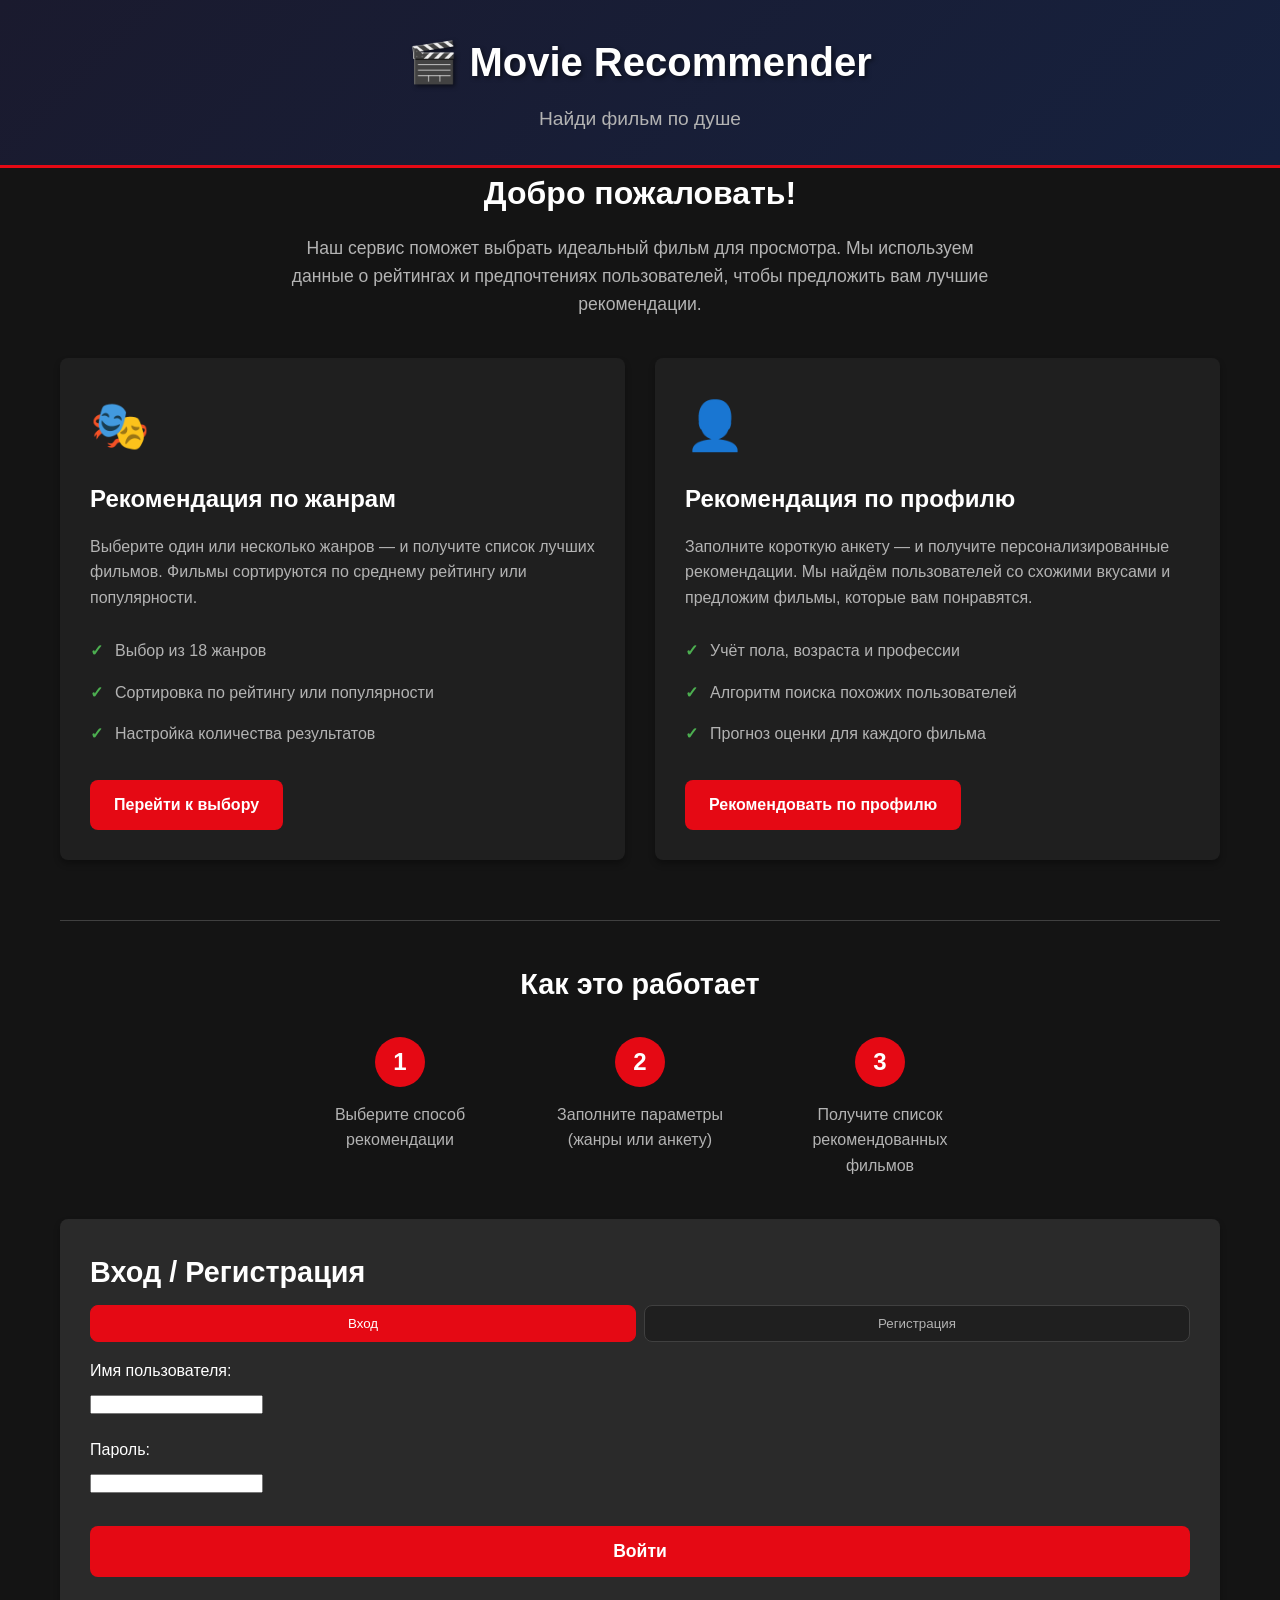
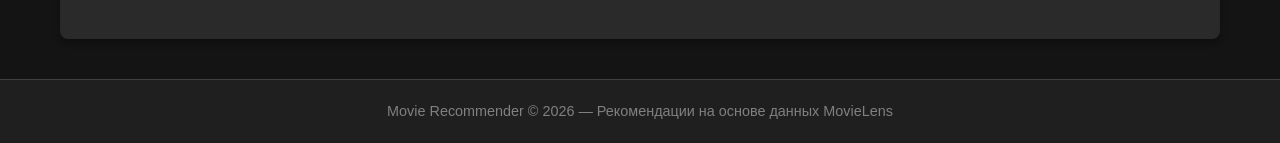
<file: front/index.html>
<!DOCTYPE html>
<html lang="ru">
<head>
    <meta charset="UTF-8">
    <meta name="viewport" content="width=device-width, initial-scale=1.0">
    <title>Movie Recommender</title>
    <link rel="stylesheet" href="style.css">
</head>
<body>
    <header>
        <div class="container">
            <h1>🎬 Movie Recommender</h1>
            <p class="subtitle">Найди фильм по душе</p>
        </div>
    </header>

    <main class="container">
        <section class="intro">
            <h2>Добро пожаловать!</h2>
            <p>Наш сервис поможет выбрать идеальный фильм для просмотра. 
               Мы используем данные о рейтингах и предпочтениях пользователей, 
               чтобы предложить вам лучшие рекомендации.</p>
        </section>

        <section class="features">
            <div class="feature-card">
                <div class="feature-icon">🎭</div>
                <h3>Рекомендация по жанрам</h3>
                <p>Выберите один или несколько жанров — и получите список лучших фильмов. 
                   Фильмы сортируются по среднему рейтингу или популярности.</p>
                <ul class="feature-list">
                    <li>Выбор из 18 жанров</li>
                    <li>Сортировка по рейтингу или популярности</li>
                    <li>Настройка количества результатов</li>
                </ul>
                <a href="genre.html" class="btn btn-primary">Перейти к выбору</a>
            </div>

            <div class="feature-card">
                <div class="feature-icon">👤</div>
                <h3>Рекомендация по профилю</h3>
                <p>Заполните короткую анкету — и получите персонализированные рекомендации. 
                   Мы найдём пользователей со схожими вкусами и предложим фильмы, которые вам понравятся.</p>
                <ul class="feature-list">
                    <li>Учёт пола, возраста и профессии</li>
                    <li>Алгоритм поиска похожих пользователей</li>
                    <li>Прогноз оценки для каждого фильма</li>
                </ul>
                <a href="#" id="profile-rec-btn" class="btn btn-primary">Рекомендовать по профилю</a>
            </div>
        </section>

        <section class="how-it-works">
            <h2>Как это работает</h2>
            <div class="steps">
                <div class="step">
                    <div class="step-number">1</div>
                    <p>Выберите способ рекомендации</p>
                </div>
                <div class="step">
                    <div class="step-number">2</div>
                    <p>Заполните параметры (жанры или анкету)</p>
                </div>
                <div class="step">
                    <div class="step-number">3</div>
                    <p>Получите список рекомендованных фильмов</p>
                </div>
            </div>
        </section>

        <!-- Форма аутентификации -->
        <section class="form-section" id="auth-section">
            <h2>Вход / Регистрация</h2>
            <!-- Вкладки переключения -->
            <div class="auth-tabs" style="display: flex; gap: 8px; margin-bottom: 16px;">
                <button type="button" id="tab-login" class="tab-btn active" onclick="setAuthMode('login')">Вход</button>
                <button type="button" id="tab-register" class="tab-btn" onclick="setAuthMode('register')">Регистрация</button>
            </div>
            
            <!-- Форма -->
            <form id="auth-form">
                <div class="form-group">
                    <label for="username">Имя пользователя:</label>
                    <input type="text" id="username" name="username" required>
                </div>
                <div class="form-group">
                    <label for="password">Пароль:</label>
                    <input type="password" id="password" name="password" required>
                </div>
                <button type="submit" id="auth-submit-btn" class="btn btn-primary btn-large">Войти</button>
            </form>
            
            <!-- Дополнительные поля анкеты для регистрации -->
            <div id="registration-profile-fields" style="display: none; margin-top: 16px; padding: 12px; background: #f8f9fa; border-radius: 8px;">
                <h3 style="margin: 0 0 12px 0; font-size: 14px; color: #666;">Анкета (для персонализированных рекомендаций)</h3>
                <div class="form-group">
                    <label for="reg-gender">Пол:</label>
                    <select id="reg-gender" name="gender">
                        <option value="">Не указано</option>
                        <option value="male">Мужчина</option>
                        <option value="female">Женщина</option>
                    </select>
                </div>
                <div class="form-group">
                    <label for="reg-age">Возраст:</label>
                    <input type="number" id="reg-age" name="age" min="10" max="100" placeholder="Например: 25">
                </div>
                <div class="form-group">
                    <label for="reg-profession">Профессия:</label>
                    <select id="reg-profession" name="profession">
                        <option value="">Выберите профессию</option>
                        <option value="academic/teacher">Академик / Преподаватель</option>
                        <option value="artist">Художник / Артист</option>
                        <option value="clerk/admin">Клерк / Администратор</option>
                        <option value="student">Студент</option>
                        <option value="customer_service">Обслуживание клиентов</option>
                        <option value="medical">Врач / Медработник</option>
                        <option value="executive/manager">Руководитель / Менеджер</option>
                        <option value="farmer">Фермер</option>
                        <option value="homemaker">Домохозяин/ка</option>
                        <option value="journalist">Журналист</option>
                        <option value="lawyer">Юрист</option>
                        <option value="programmer">Программист</option>
                        <option value="retired">Пенсионер</option>
                        <option value="sales/marketing">Маркетолог / Продавец</option>
                        <option value="scientist">Учёный</option>
                        <option value="self-employed">Самозанятый</option>
                        <option value="technician/engineer">Техник / Инженер</option>
                        <option value="worker/craftsman">Рабочий / Ремесленник</option>
                        <option value="unemployed">Безработный</option>
                        <option value="writer">Писатель</option>
                        <option value="other">Другое</option>
                    </select>
                </div>
            </div>
            
            <div id="auth-message" style="margin-top: 12px; color: #dc3545;"></div>
        </section>

        <!-- Информация о зарегистрированном пользователе -->
        <section class="form-section" id="user-info-section" style="display: none;">
            <h2>Вы вошли как: <span id="current-username"></span></h2>
            <p><a href="my_profile.html" class="btn btn-primary">Мои оценки</a></p>
            <p><button onclick="logout()" class="btn btn-primary">Выйти из аккаунта</button></p>
        </section>
    </main>

    <footer>
        <div class="container">
            <p>Movie Recommender © 2026 — Рекомендации на основе данных MovieLens</p>
        </div>
    </footer>

    <script src="script.js"></script>
<script>
        document.addEventListener('DOMContentLoaded', function() {
            // Проверяем, есть ли сохраненный user_id
            const storedUserId = getStoredUserId();
            if (storedUserId) {
                // Показываем информацию о пользователе и скрываем регистрацию
                document.getElementById('auth-section').style.display = 'none';
                document.getElementById('user-info-section').style.display = 'block';
                document.getElementById('current-username').textContent = localStorage.getItem('movie_app_username') || 'Пользователь';
            } else {
                // Скрываем информацию о пользователе и показываем регистрацию
                document.getElementById('auth-section').style.display = 'block';
                document.getElementById('user-info-section').style.display = 'none';
            }

            // Обработчик аутентификации
            document.getElementById('auth-form').addEventListener('submit', function(e) {
                e.preventDefault();
                const username = document.getElementById('username').value;
                const password = document.getElementById('password').value;
                
                console.log('Form submitted:', username);
                
                // Определяем режим (вход или регистрация) по тексту кнопки
                const isRegisterMode = document.getElementById('auth-submit-btn').textContent === 'Зарегистрироваться';
                console.log('Mode:', isRegisterMode ? 'register' : 'login');
                
                if (isRegisterMode) {
                    registerUser(username, password);
                } else {
                    loginUser(username, password);
                }
            });
            
            // Инициализация режима входа по умолчанию
            setAuthMode('login');
        });
</script>
</body>
</html>
</file>
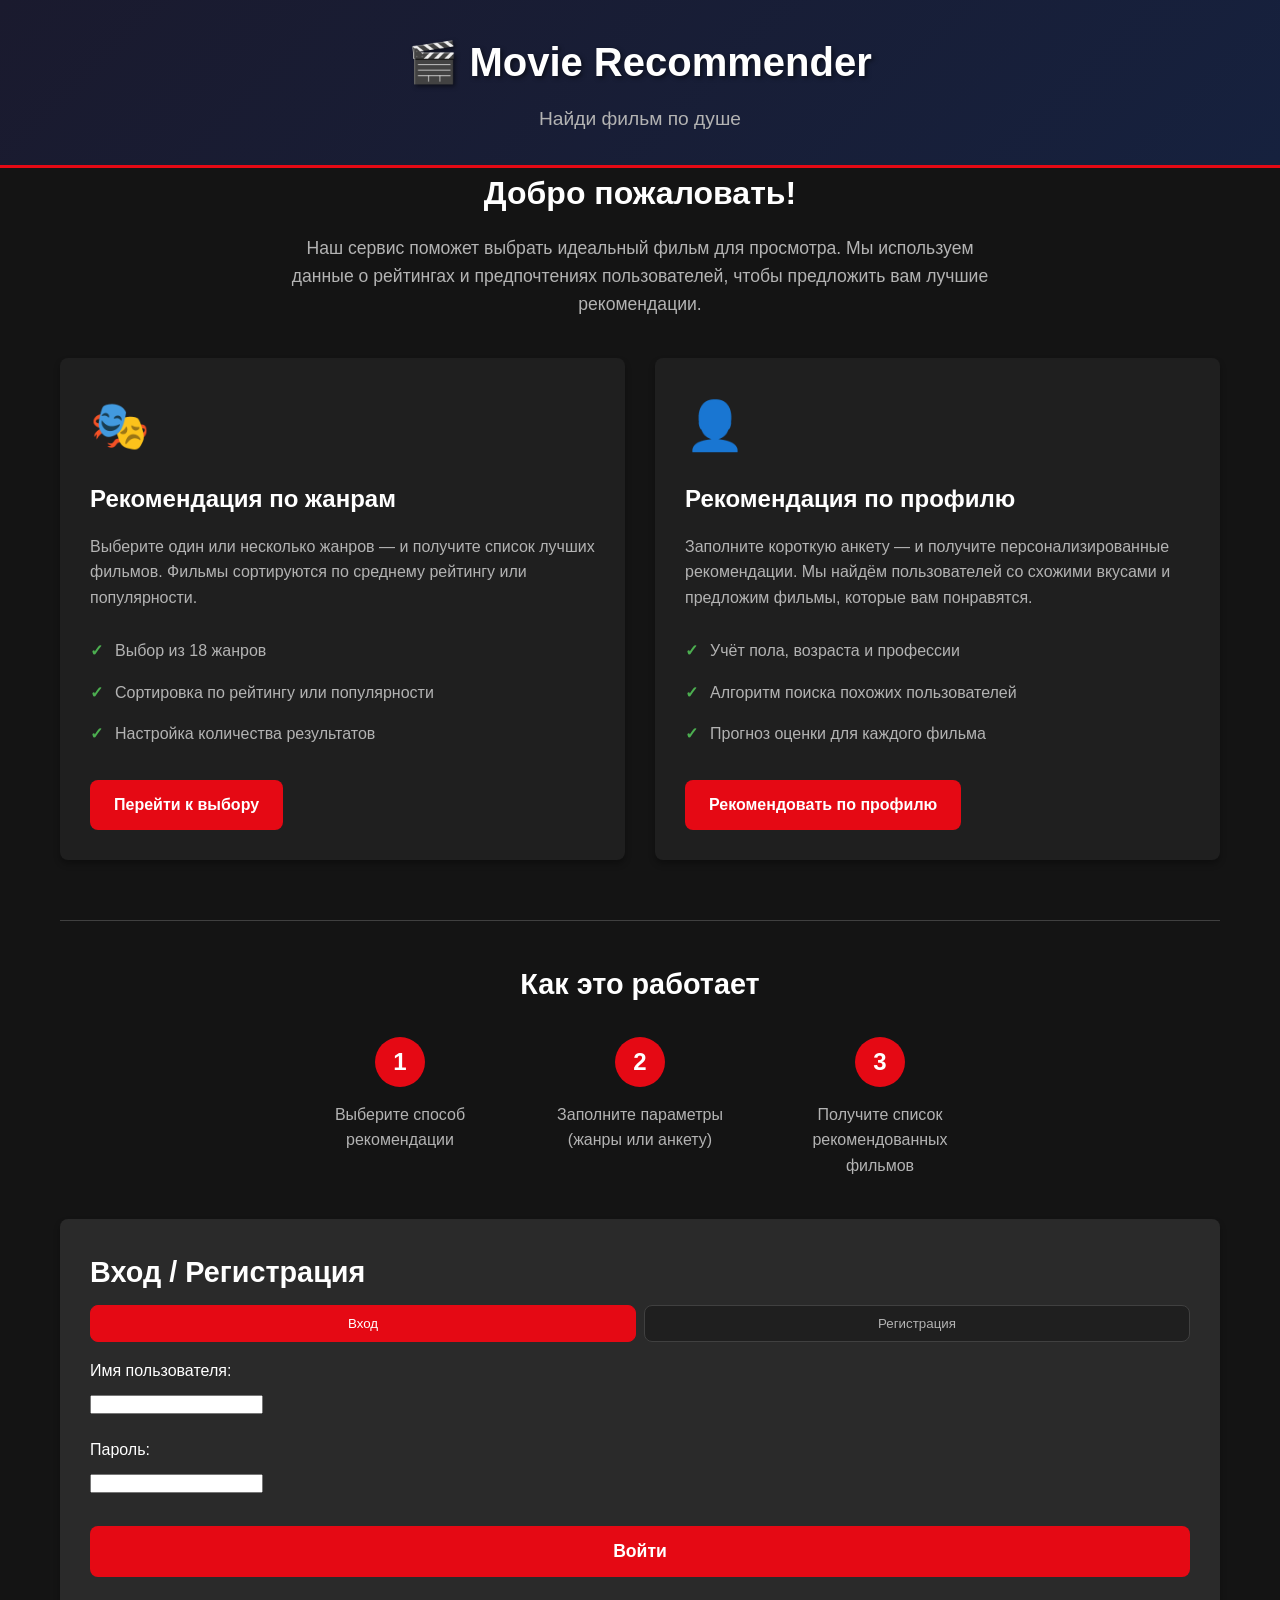
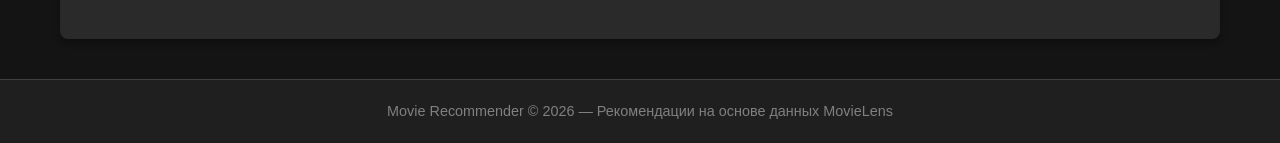
<file: front/genre.html>
<!DOCTYPE html>
<html lang="ru">
<head>
    <meta charset="UTF-8">
    <meta name="viewport" content="width=device-width, initial-scale=1.0">
    <title>Рекомендация по жанрам — Movie Recommender</title>
    <link rel="stylesheet" href="style.css">
</head>
<body>
    <header>
        <div class="container">
            <h1>🎬 Movie Recommender</h1>
            <p class="subtitle">Рекомендация по жанрам</p>
            <a href="index.html" class="back-link">← На главную</a>
        </div>
    </header>

    <main class="container">
        <section class="form-section">
            <h2>Выберите жанры</h2>
            <form id="genre-form">
                <div class="genres-grid" id="genres-container">
                    <!-- Жанры будут загружены через JavaScript -->
                    <div class="loading">Загрузка жанров...</div>
                </div>

                <div class="form-group">
                    <label>Сортировка:</label>
                    <div class="radio-group">
                        <label class="radio-label">
                            <input type="radio" name="sort_by" value="rating" checked>
                            По рейтингу
                        </label>
                        <label class="radio-label">
                            <input type="radio" name="sort_by" value="popularity">
                            По популярности
                        </label>
                    </div>
                </div>

                <div class="form-group">
                    <label for="limit">Количество фильмов:</label>
                    <select id="limit" name="limit">
                        <option value="10">10</option>
                        <option value="20" selected>20</option>
                        <option value="30">30</option>
                        <option value="50">50</option>
                    </select>
                </div>

                <button type="submit" class="btn btn-primary btn-large">Найти фильмы</button>
            </form>
        </section>

        <section class="results-section" id="results-section" style="display: none;">
            <h2>Результаты <span id="results-count"></span></h2>
            <div class="movies-grid" id="movies-container">
                <!-- Фильмы будут загружены через JavaScript -->
            </div>
        </section>

        <section class="loading-section" id="loading-section" style="display: none;">
            <div class="loading-spinner"></div>
            <p>Ищем лучшие фильмы для вас...</p>
        </section>
    </main>

    <footer>
        <div class="container">
            <p>Movie Recommender © 2026 — Рекомендации на основе данных MovieLens</p>
        </div>
    </footer>

    <script src="script.js"></script>
    <script>
        document.addEventListener('DOMContentLoaded', () => {
            // Проверяем, что пользователь зарегистрирован
            if (!getStoredUserId()) {
                alert("Зарегистрируйтесь для получения рекомендаций");
                window.location.href = '/front/index.html';
                return;
            }
            
            loadGenres();
            document.getElementById('genre-form').addEventListener('submit', handleGenreSearch);
        });
    </script>
</body>
</html>
</file>
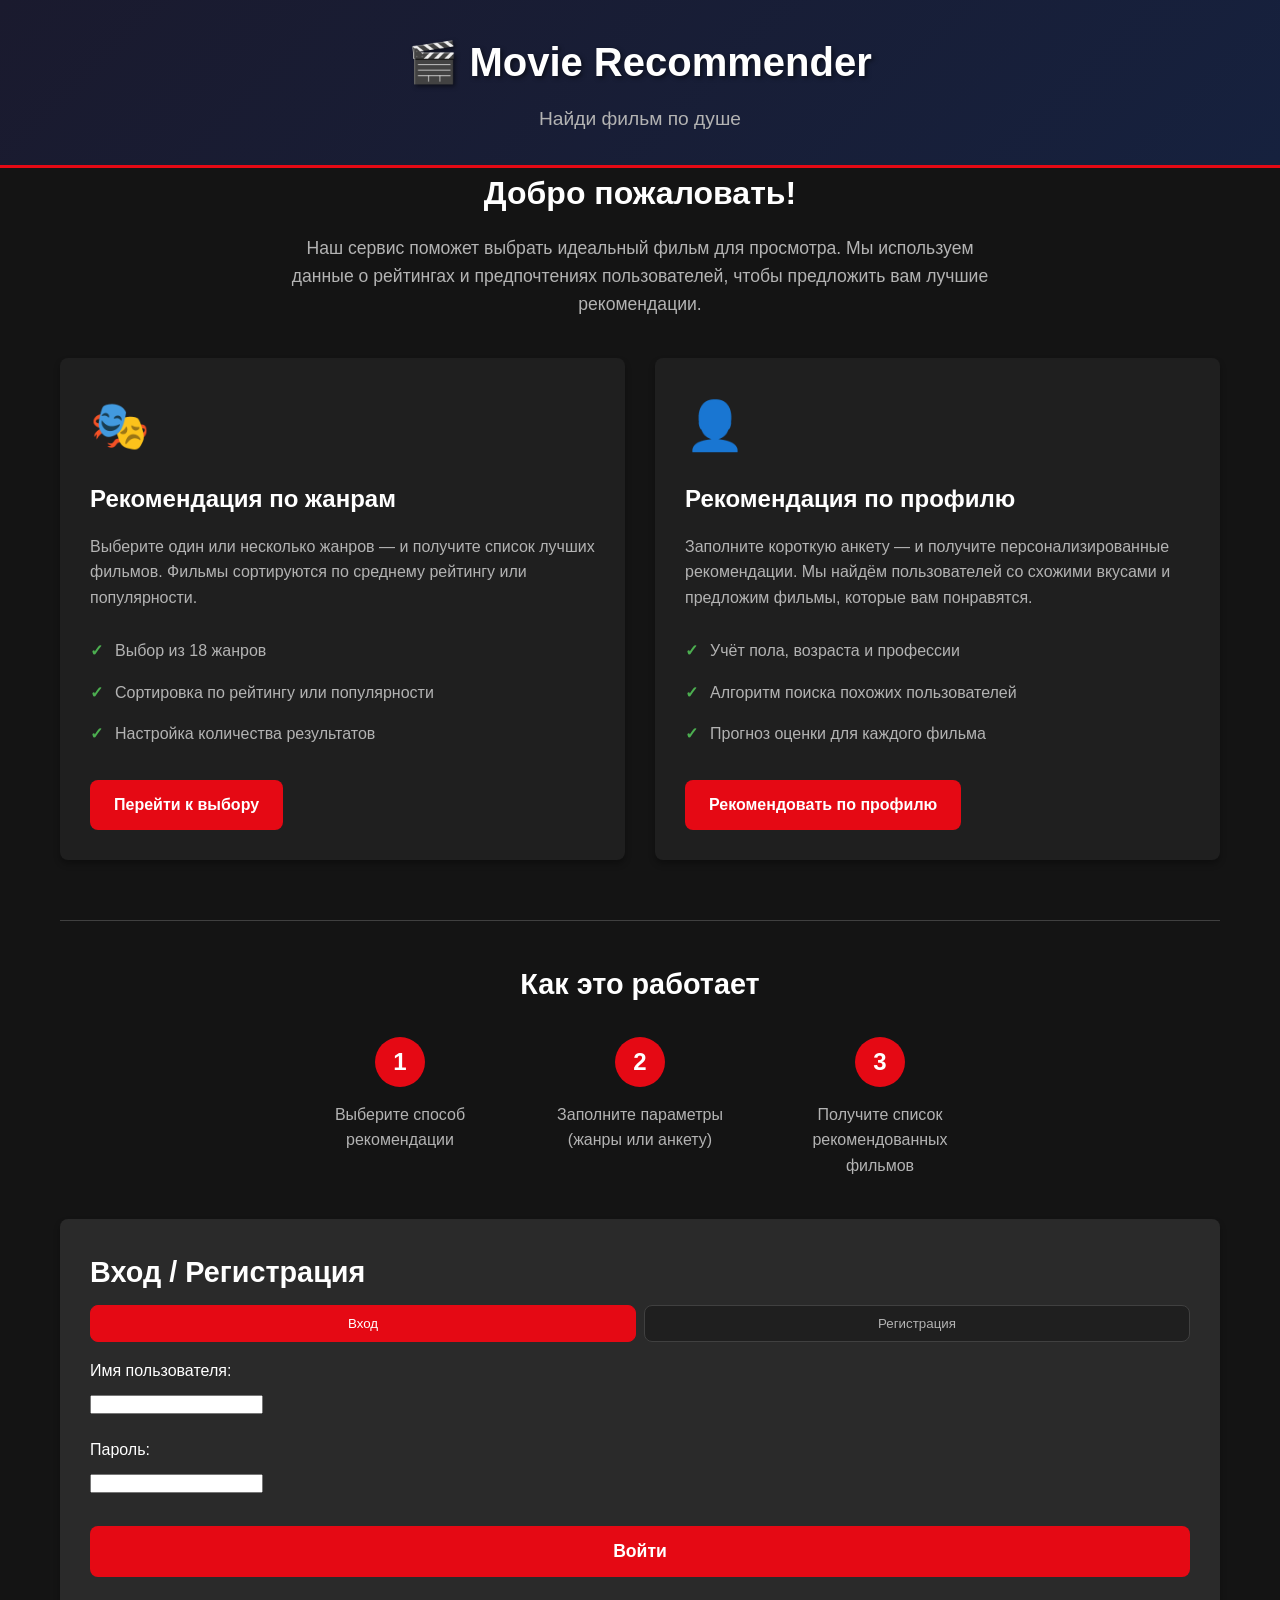
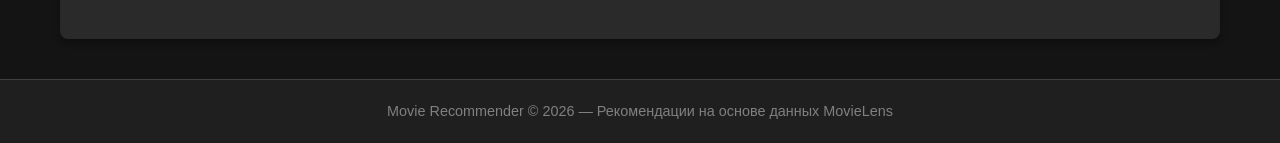
<file: front/my_profile.html>
<!DOCTYPE html>
<html lang="ru">
<head>
    <meta charset="UTF-8">
    <meta name="viewport" content="width=device-width, initial-scale=1.0">
    <title>Мой профиль — Movie Recommender</title>
    <link rel="stylesheet" href="style.css">
</head>
<body>
<header>
    <div class="container">
        <h1>🎬 Movie Recommender</h1>
        <p class="subtitle">Мой профиль</p>
        <a href="genre.html" class="back-link">← Назад к рекомендациям</a>
        <p><button onclick="logout()" class="btn btn-primary" style="margin-top: 10px;">Выйти из аккаунта</button></p>
    </div>
</header>

<main class="container">
    <!-- Секция анкеты пользователя - отображение данных -->
    <section class="form-section" id="profile-view-section">
        <h2>Моя анкета</h2>
        <div id="profile-display">
            <p>Пол: <span id="display-gender" style="color: #666;">Не указано</span></p>
            <p>Возраст: <span id="display-age" style="color: #666;">Не указан</span></p>
            <p>Профессия: <span id="display-profession" style="color: #666;">Не указана</span></p>
        </div>
        <button onclick="editProfile()" class="btn btn-primary">Редактировать анкету</button>
        <div id="profile-message" style="margin-top: 12px; color: #dc3545;"></div>
    </section>
    
    <!-- Секция анкеты пользователя - редактирование (скрыта по умолчанию) -->
    <section class="form-section" id="profile-edit-section" style="display: none;">
        <h2>Редактирование анкеты</h2>
        <p style="margin-bottom: 16px; color: #666;">Обновите данные для персонализированных рекомендаций.</p>
        
        <div class="form-group">
            <label for="profile-gender">Пол:</label>
            <select id="profile-gender">
                <option value="">Не указано</option>
                <option value="male">Мужчина</option>
                <option value="female">Женщина</option>
            </select>
        </div>
        
        <div class="form-group">
            <label for="profile-age">Возраст:</label>
            <input type="number" id="profile-age" min="10" max="100" placeholder="Например: 25">
        </div>
        
        <div class="form-group">
            <label for="profile-profession">Профессия:</label>
            <select id="profile-profession">
                <option value="">Выберите профессию</option>
                <option value="academic/teacher">Академик / Преподаватель</option>
                <option value="artist">Художник / Артист</option>
                <option value="clerk/admin">Клерк / Администратор</option>
                <option value="student">Студент</option>
                <option value="customer_service">Обслуживание клиентов</option>
                <option value="medical">Врач / Медработник</option>
                <option value="executive/manager">Руководитель / Менеджер</option>
                <option value="farmer">Фермер</option>
                <option value="homemaker">Домохозяин/ка</option>
                <option value="journalist">Журналист</option>
                <option value="lawyer">Юрист</option>
                <option value="programmer">Программист</option>
                <option value="retired">Пенсионер</option>
                <option value="sales/marketing">Маркетолог / Продавец</option>
                <option value="scientist">Учёный</option>
                <option value="self-employed">Самозанятый</option>
                <option value="technician/engineer">Техник / Инженер</option>
                <option value="worker/craftsman">Рабочий / Ремесленник</option>
                <option value="unemployed">Безработный</option>
                <option value="writer">Писатель</option>
                <option value="other">Другое</option>
            </select>
        </div>
        
        <button onclick="updateUserProfile()" class="btn btn-primary">Сохранить изменения</button>
        <button onclick="cancelEditProfile()" class="btn btn-secondary" style="margin-left: 10px;">Отмена</button>
        <div id="profile-edit-message" style="margin-top: 12px; color: #dc3545;"></div>
    </section>
    
    
    <!-- Секция оценок -->
    <section class="form-section">
        <h2>Мои оценки</h2>
        <ul id="my-ratings-list"></ul>
    </section>
</main>

<footer>
    <div class="container">
        <p>Movie Recommender © 2026 — Рекомендации на основе данных MovieLens</p>
    </div>
</footer>

<script src="script.js"></script>
<script>
    // Функция редактирования анкеты
    function editProfile() {
        // Скрываем отображение, показываем форму
        document.getElementById('profile-view-section').style.display = 'none';
        document.getElementById('profile-edit-section').style.display = 'block';
        // Загружаем текущие данные в форму
        loadUserProfile();
    }
    
    // Функция отмены редактирования
    function cancelEditProfile() {
        // Скрываем форму, показываем отображение
        document.getElementById('profile-edit-section').style.display = 'none';
        document.getElementById('profile-view-section').style.display = 'block';
        // Очищаем сообщение об ошибке
        document.getElementById('profile-edit-message').textContent = '';
    }
    
    document.addEventListener('DOMContentLoaded', function() {
        // Загружаем оценки при загрузке страницы
        loadUserRatings();
        // Загружаем анкету для отображения (не загружаем данные, только проверяем авторизацию)
        const userId = getStoredUserId();
        if (!userId) {
            alert("Сначала зарегистрируйтесь");
            window.location.href = 'index.html';
            return;
        }
    });
</script>
</body>
</html>
</file>
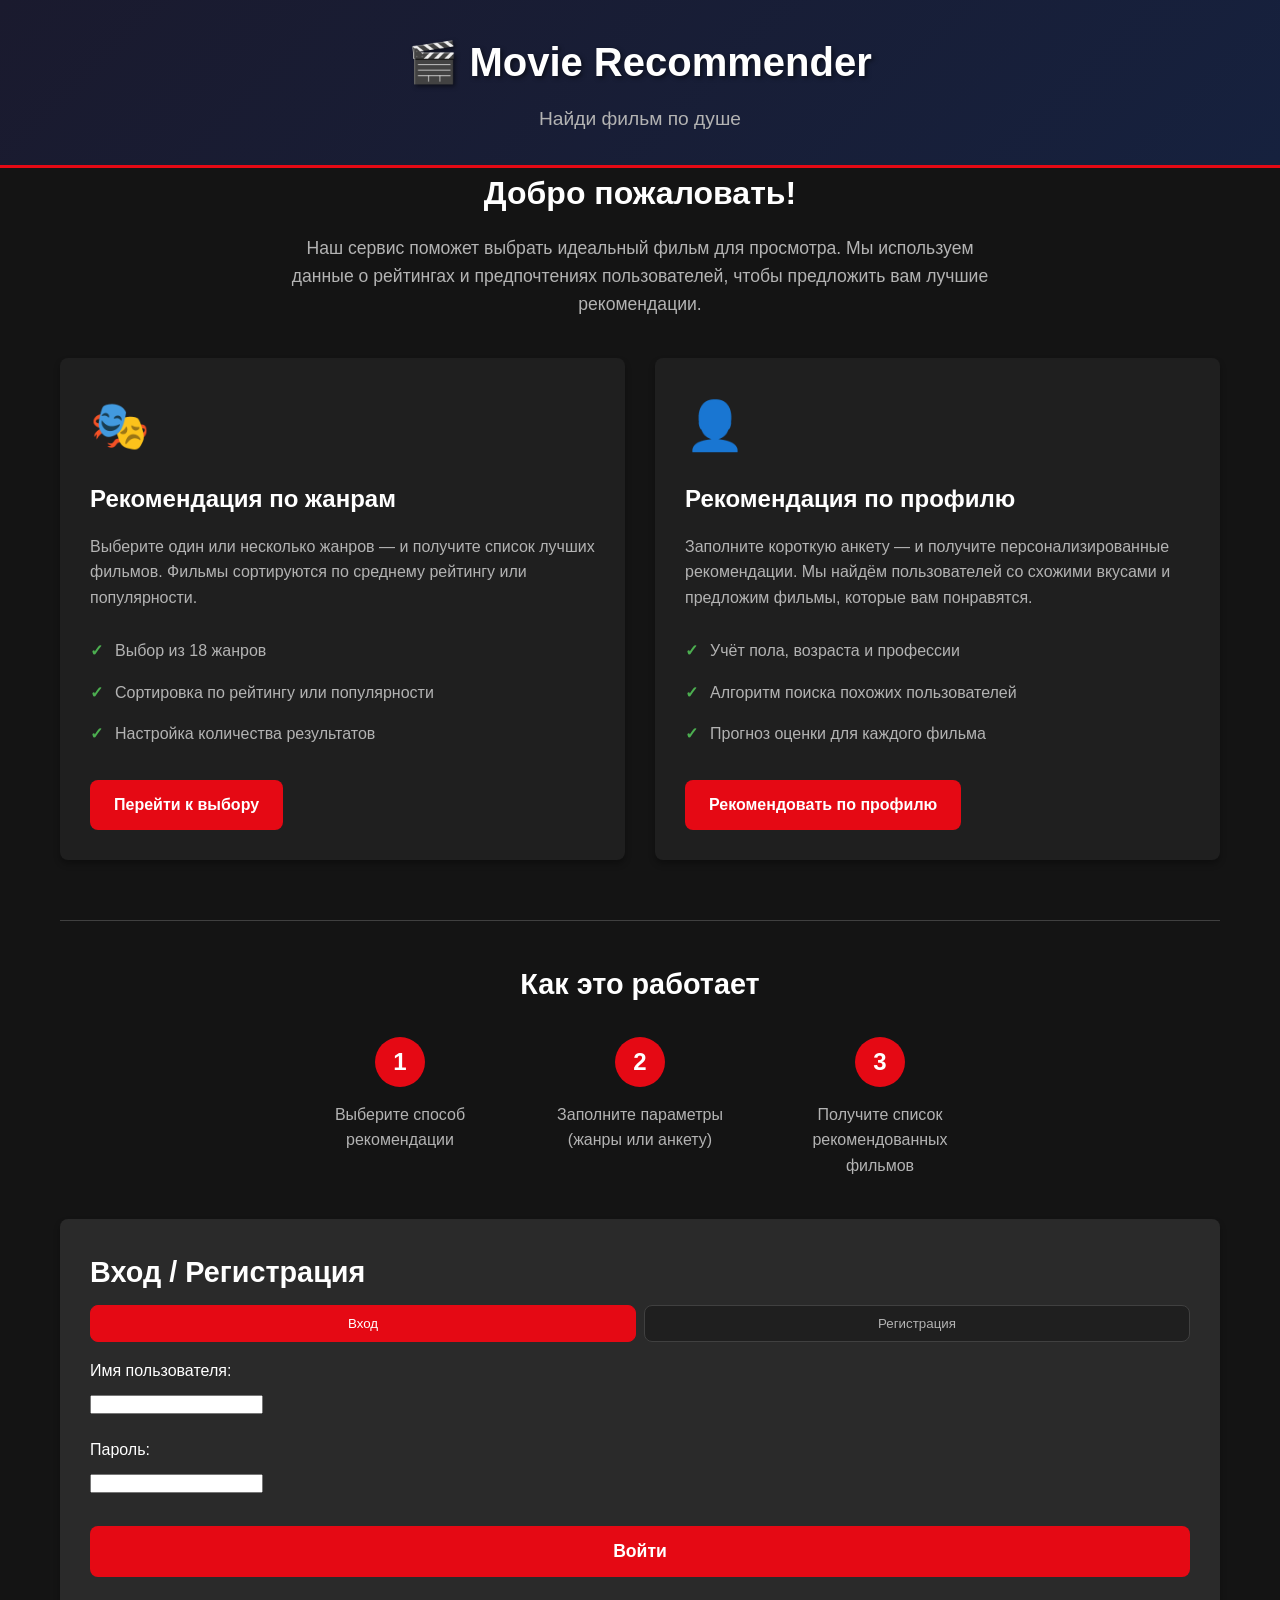
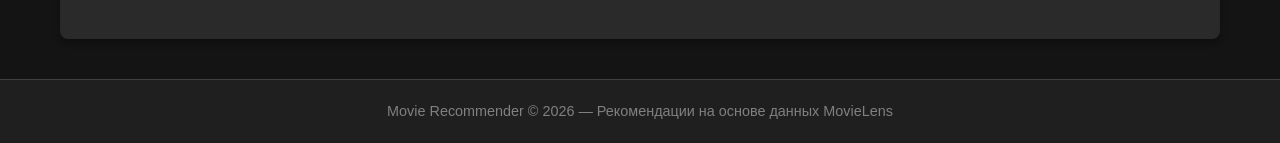
<file: front/recommend.html>
<!DOCTYPE html>
<html lang="ru">
<head>
    <meta charset="UTF-8">
    <meta name="viewport" content="width=device-width, initial-scale=1.0">
    <title>Рекомендация по профилю — Movie Recommender</title>
    <link rel="stylesheet" href="style.css">
</head>
<body>
    <header>
        <div class="container">
            <h1>🎬 Movie Recommender</h1>
            <p class="subtitle">Рекомендация по профилю</p>
            <a href="index.html" class="back-link">← На главную</a>
            <p><button onclick="logout()" class="btn btn-primary" style="margin-top: 10px;">Выйти из аккаунта</button></p>
        </div>
    </header>

    <main class="container">
        <section class="form-section">
            <h2>Получить рекомендации</h2>
            <p style="margin-bottom: 16px; color: #666;">На основе вашего профиля мы подберём подходящие фильмы.</p>
            
            <form id="recommend-form">
                <div class="form-group">
                    <label for="num_movies">Количество фильмов:</label>
                    <select id="num_movies" name="num_movies">
                        <option value="5">5</option>
                        <option value="10" selected>10</option>
                        <option value="15">15</option>
                        <option value="20">20</option>
                        <option value="30">30</option>
                    </select>
                </div>
                
                <button type="submit" class="btn btn-primary btn-large">Найти фильмы</button>
            </form>
            
            <div id="recommend-message" style="margin-top: 12px; color: #dc3545;"></div>
        </section>

        <section class="results-section" id="results-section" style="display: none;">
            <h2>Рекомендации <span id="results-count"></span></h2>
            <div class="movies-grid" id="movies-container">
                <!-- Фильмы будут загружены через JavaScript -->
            </div>
        </section>

        <section class="loading-section" id="loading-section" style="display: none;">
            <div class="loading-spinner"></div>
            <p>Ищем лучшие фильмы для вас...</p>
        </section>
    </main>

    <footer>
        <div class="container">
            <p>Movie Recommender © 2026 — Рекомендации на основе данных MovieLens</p>
        </div>
    </footer>

    <script src="script.js"></script>
    <script>
        // ===== ПРОВЕРКА ДОСТУПА К РЕКОМЕНДАЦИЯМ =====
        (function checkRecommendationAccess() {
            const userId = localStorage.getItem('movie_app_user_id');
            const username = localStorage.getItem('movie_app_username');
            
            console.log('Check access - userId:', userId, 'username:', username);
            
            function showAccessError(message) {
                alert(message || 'Войдите или зарегистрируйтесь и заполните анкету');
                window.location.href = 'index.html';
            }
            
            // Проверяем авторизацию
            if (!userId || !username) {
                showAccessError('Войдите или зарегистрируйтесь и заполните анкету');
                return;
            }
            
            // Проверяем анкету
            fetch(`${API_BASE_URL}/api/profile/${userId}`)
                .then(res => {
                    if (!res.ok) {
                        throw new Error('Ошибка загрузки профиля');
                    }
                    return res.json();
                })
                .then(profile => {
                    console.log('Profile data:', profile);
                    // Проверяем, заполнено ли хотя бы одно поле
                    if (!profile.gender && !profile.age && !profile.profession) {
                        showAccessError('Заполните анкету для получения персонализированных рекомендаций');
                    }
                })
                .catch(err => {
                    console.error('Profile check error:', err);
                    showAccessError('Ошибка проверки профиля');
                });
        })();
        
        document.addEventListener('DOMContentLoaded', function() {
            document.getElementById('recommend-form').addEventListener('submit', handleRecommendSearch);
        });
        
        // Обработка поиска рекомендаций
        async function handleRecommendSearch(event) {
            event.preventDefault();
            
            const userId = localStorage.getItem('movie_app_user_id');
            if (!userId) {
                alert("Войдите или зарегистрируйтесь и заполните анкету");
                window.location.href = 'index.html';
                return;
            }
            
            const numMovies = parseInt(document.getElementById('num_movies').value);
            
            if (!numMovies || numMovies < 1) {
                alert("Укажите количество фильмов (от 1)");
                return;
            }
            
            // Показываем загрузку
            showLoading(true);
            hideResults();
            
            try {
                const response = await fetch(`${API_BASE_URL}/api/recommend/auto`, {
                    method: 'POST',
                    headers: {
                        'Content-Type': 'application/json'
                    },
                    body: JSON.stringify({ num_movies: numMovies })
                });
                
                if (!response.ok) {
                    if (response.status === 401 || response.status === 404) {
                        alert("Войдите или зарегистрируйтесь и заполните анкету");
                        window.location.href = 'index.html';
                        return;
                    }
                    throw new Error('Ошибка получения рекомендаций');
                }
                
                const data = await response.json();
                
                if (data.movies.length === 0) {
                    showNoResults();
                } else {
                    displayMovies(data.movies, 'profile');
                    document.getElementById('results-count').textContent = 
                        `(${data.recommendations_count} рекомендаций)`;
                    showResults();
                }
            } catch (error) {
                showError(error.message);
                console.error('Ошибка поиска рекомендаций:', error);
            } finally {
                showLoading(false);
            }
        }
    </script>
</body>
</html>
</file>
<file: front/style.css>
/* ===== ОБЩИЕ СТИЛИ ===== */
* {
    margin: 0;
    padding: 0;
    box-sizing: border-box;
}

:root {
    --primary-color: #e50914;
    --primary-hover: #b20710;
    --bg-dark: #141414;
    --bg-card: #1f1f1f;
    --bg-form: #2a2a2a;
    --text-primary: #ffffff;
    --text-secondary: #b3b3b3;
    --text-muted: #808080;
    --border-color: #404040;
    --success-color: #4caf50;
    --shadow: 0 4px 6px rgba(0, 0, 0, 0.3);
    --shadow-hover: 0 8px 12px rgba(0, 0, 0, 0.4);
    --radius: 8px;
}

body {
    font-family: 'Segoe UI', Tahoma, Geneva, Verdana, sans-serif;
    background-color: var(--bg-dark);
    color: var(--text-primary);
    line-height: 1.6;
    min-height: 100vh;
    display: flex;
    flex-direction: column;
}

.container {
    max-width: 1200px;
    margin: 0 auto;
    padding: 0 20px;
}

/* ===== HEADER ===== */
header {
    background: linear-gradient(135deg, #1a1a2e 0%, #16213e 100%);
    padding: 30px 0;
    text-align: center;
    border-bottom: 3px solid var(--primary-color);
}

header h1 {
    font-size: 2.5rem;
    margin-bottom: 10px;
    text-shadow: 2px 2px 4px rgba(0, 0, 0, 0.5);
}

.subtitle {
    font-size: 1.2rem;
    color: var(--text-secondary);
}

.back-link {
    display: inline-block;
    margin-top: 15px;
    color: var(--text-secondary);
    text-decoration: none;
    transition: color 0.3s;
}

.back-link:hover {
    color: var(--primary-color);
}

/* ===== MAIN ===== */
main {
    flex: 1;
    padding: 40px 0;
}

/* ===== ГЛАВНАЯ СТРАНИЦА ===== */
.intro {
    text-align: center;
    margin-bottom: 40px;
}

.intro h2 {
    font-size: 2rem;
    margin-bottom: 15px;
}

.intro p {
    font-size: 1.1rem;
    color: var(--text-secondary);
    max-width: 700px;
    margin: 0 auto;
}

/* ===== КАРТОЧКИ ФУНКЦИЙ ===== */
.features {
    display: grid;
    grid-template-columns: repeat(auto-fit, minmax(350px, 1fr));
    gap: 30px;
    margin-bottom: 60px;
}

.feature-card {
    background: var(--bg-card);
    border-radius: var(--radius);
    padding: 30px;
    box-shadow: var(--shadow);
    transition: transform 0.3s, box-shadow 0.3s;
}

.feature-card:hover {
    transform: translateY(-5px);
    box-shadow: var(--shadow-hover);
}

.feature-icon {
    font-size: 3rem;
    margin-bottom: 15px;
}

.feature-card h3 {
    font-size: 1.5rem;
    margin-bottom: 15px;
}

.feature-card p {
    color: var(--text-secondary);
    margin-bottom: 20px;
}

.feature-list {
    list-style: none;
    margin-bottom: 25px;
}

.feature-list li {
    padding: 8px 0;
    padding-left: 25px;
    position: relative;
    color: var(--text-secondary);
}

.feature-list li::before {
    content: "✓";
    position: absolute;
    left: 0;
    color: var(--success-color);
    font-weight: bold;
}

/* ===== ШАГИ ===== */
.how-it-works {
    text-align: center;
    padding: 40px 0;
    border-top: 1px solid var(--border-color);
}

.how-it-works h2 {
    font-size: 1.8rem;
    margin-bottom: 30px;
}

.steps {
    display: flex;
    justify-content: center;
    gap: 40px;
    flex-wrap: wrap;
}

.step {
    text-align: center;
    max-width: 200px;
}

.step-number {
    width: 50px;
    height: 50px;
    background: var(--primary-color);
    border-radius: 50%;
    display: flex;
    align-items: center;
    justify-content: center;
    font-size: 1.5rem;
    font-weight: bold;
    margin: 0 auto 15px;
}

.step p {
    color: var(--text-secondary);
}

/* ===== ФОРМЫ ===== */
.form-section {
    background: var(--bg-form);
    border-radius: var(--radius);
    padding: 30px;
    margin-bottom: 40px;
    box-shadow: var(--shadow);
}

.form-section h2 {
    font-size: 1.8rem;
    margin-bottom: 10px;
}

.form-description {
    color: var(--text-secondary);
    margin-bottom: 25px;
}

.form-group {
    margin-bottom: 20px;
}

.form-group label {
    display: block;
    margin-bottom: 8px;
    font-weight: 500;
}

.form-group input[type="number"],
.form-group select {
    width: 100%;
    padding: 12px;
    border: 1px solid var(--border-color);
    border-radius: var(--radius);
    background: var(--bg-card);
    color: var(--text-primary);
    font-size: 1rem;
}

.form-group input:focus,
.form-group select:focus {
    outline: none;
    border-color: var(--primary-color);
    box-shadow: 0 0 0 3px rgba(229, 9, 20, 0.2);
}

/* ===== ЧЕКБОКСЫ ЖАНРОВ ===== */
.genres-grid {
    display: grid;
    grid-template-columns: repeat(auto-fill, minmax(180px, 1fr));
    gap: 12px;
    margin-bottom: 25px;
}

.genre-checkbox {
    display: flex;
    align-items: center;
    padding: 12px 15px;
    background: var(--bg-card);
    border: 2px solid var(--border-color);
    border-radius: var(--radius);
    cursor: pointer;
    transition: border-color 0.3s, background 0.3s;
}

.genre-checkbox:hover {
    border-color: var(--primary-color);
}

.genre-checkbox input[type="checkbox"] {
    margin-right: 10px;
    width: 18px;
    height: 18px;
    cursor: pointer;
}

.genre-checkbox input[type="checkbox"]:checked + span {
    color: var(--primary-color);
    font-weight: 600;
}

.genre-checkbox:has(input:checked) {
    border-color: var(--primary-color);
    background: rgba(229, 9, 20, 0.1);
}

/* ===== РАДИОКНОПКИ ===== */
.radio-group {
    display: flex;
    gap: 20px;
}

.radio-label {
    display: flex;
    align-items: center;
    cursor: pointer;
}

.radio-label input[type="radio"] {
    margin-right: 8px;
    width: 18px;
    height: 18px;
    cursor: pointer;
}

/* ===== КНОПКИ ===== */
.btn {
    display: inline-block;
    padding: 12px 24px;
    border: none;
    border-radius: var(--radius);
    font-size: 1rem;
    font-weight: 600;
    cursor: pointer;
    text-decoration: none;
    transition: background 0.3s, transform 0.2s;
}

.btn-primary {
    background: var(--primary-color);
    color: white;
}

.btn-primary:hover {
    background: var(--primary-hover);
    transform: translateY(-2px);
}

.btn-large {
    padding: 15px 40px;
    font-size: 1.1rem;
    width: 100%;
    margin-top: 10px;
}

/* ===== РЕЗУЛЬТАТЫ ===== */
.results-section {
    margin-bottom: 40px;
}

.results-section h2 {
    font-size: 1.8rem;
    margin-bottom: 20px;
}

#results-count {
    color: var(--text-muted);
    font-weight: normal;
}

.movies-grid {
    display: grid;
    grid-template-columns: repeat(auto-fill, minmax(250px, 1fr));
    gap: 20px;
}

.movie-card {
    background: var(--bg-card);
    border-radius: var(--radius);
    overflow: hidden;
    box-shadow: var(--shadow);
    transition: transform 0.3s, box-shadow 0.3s;
}

.movie-card:hover {
    transform: translateY(-5px);
    box-shadow: var(--shadow-hover);
}

.movie-poster {
    width: 100%;
    height: 350px;
    object-fit: cover;
    background: var(--bg-form);
}

.movie-poster.no-image {
    display: flex;
    align-items: center;
    justify-content: center;
    font-size: 4rem;
    color: var(--text-muted);
}

.movie-info {
    padding: 15px;
}

.movie-title {
    font-size: 1.1rem;
    font-weight: 600;
    margin-bottom: 10px;
    white-space: nowrap;
    overflow: hidden;
    text-overflow: ellipsis;
}

.movie-genres {
    display: flex;
    flex-wrap: wrap;
    gap: 5px;
    margin-bottom: 10px;
}

.genre-tag {
    background: rgba(229, 9, 20, 0.2);
    color: var(--primary-color);
    padding: 4px 8px;
    border-radius: 4px;
    font-size: 0.8rem;
}

.movie-rating {
    display: flex;
    align-items: center;
    justify-content: space-between;
    color: var(--text-secondary);
    font-size: 0.9rem;
}

.rating-value {
    color: #ffc107;
    font-weight: bold;
}

.predicted-rating {
    color: #4caf50;
    font-weight: bold;
}

/* ===== ЗАГРУЗКА ===== */
.loading-section {
    text-align: center;
    padding: 60px 20px;
}

.loading-spinner {
    width: 50px;
    height: 50px;
    border: 4px solid var(--border-color);
    border-top-color: var(--primary-color);
    border-radius: 50%;
    animation: spin 1s linear infinite;
    margin: 0 auto 20px;
}

@keyframes spin {
    to { transform: rotate(360deg); }
}

.loading {
    text-align: center;
    padding: 20px;
    color: var(--text-muted);
}

/* ===== ОШИБКА ===== */
.error-message {
    background: rgba(244, 67, 54, 0.1);
    border: 1px solid #f44336;
    color: #f44336;
    padding: 15px;
    border-radius: var(--radius);
    margin-bottom: 20px;
}

/* ===== FOOTER ===== */
footer {
    background: var(--bg-card);
    padding: 20px 0;
    text-align: center;
    border-top: 1px solid var(--border-color);
    margin-top: auto;
}

footer p {
    color: var(--text-muted);
    font-size: 0.9rem;
}

/* ===== СТИЛИ ДЛЯ КНОПОК РЕЙТИНГА ===== */
.rating-buttons {
    display: flex;
    gap: 4px;
    margin-top: 8px;
}

.rate-btn {
    padding: 4px 12px;
    border: 1px solid #ccc;
    border-radius: 4px;
    cursor: pointer;
    background: #fff;
    transition: all 0.2s;
}

.rate-btn:hover {
    background: #007bff;
    color: white;
}

.rate-btn:disabled {
    opacity: 0.5;
    cursor: not-allowed;
}

/* ===== СТИЛИ ДЛЯ ВКЛАДОК АУТЕНТИФИКАЦИИ ===== */
.tab-btn {
    padding: 10px 20px;
    border: 1px solid var(--border-color);
    border-radius: var(--radius);
    background: var(--bg-card);
    color: var(--text-secondary);
    cursor: pointer;
    transition: all 0.3s;
    flex: 1;
}

.tab-btn.active {
    background: var(--primary-color);
    color: white;
    border-color: var(--primary-color);
}

.tab-btn:hover:not(.active) {
    background: var(--bg-form);
}

/* ===== СТИЛИ ДЛЯ СООБЩЕНИЙ ОШИБОК АУТЕНТИФИКАЦИИ ===== */
#auth-message {
    padding: 10px;
    border-radius: var(--radius);
    margin-top: 15px;
    text-align: center;
}

/* ===== СТИЛИ ДЛЯ СПИСКА ОЦЕНОК ===== */
#my-ratings-list {
    list-style: none;
    padding: 0;
}

#my-ratings-list li {
    padding: 12px;
    border-bottom: 1px solid #eee;
}

.rating-stars {
    color: #ffc107;
}

/* ===== СТИЛИ ДЛЯ КНОПКИ НАЗАД ===== */
.back-link {
    display: inline-block;
    margin-top: 15px;
    color: var(--text-secondary);
    text-decoration: none;
    transition: color 0.3s;
    padding: 8px 12px;
    border-radius: 4px;
    background: rgba(255,255,255,0.1);
}

.back-link:hover {
    color: var(--primary-color);
    background: rgba(229, 9, 20, 0.2);
}

/* ===== АДАПТИВНОСТЬ ===== */
@media (max-width: 768px) {
    header h1 {
        font-size: 2rem;
    }

    .features {
        grid-template-columns: 1fr;
    }

    .steps {
        flex-direction: column;
        align-items: center;
    }

    .genres-grid {
        grid-template-columns: repeat(auto-fill, minmax(150px, 1fr));
    }

    .movies-grid {
        grid-template-columns: repeat(auto-fill, minmax(200px, 1fr));
    }

    .radio-group {
        flex-direction: column;
        gap: 10px;
    }
}
</file>
